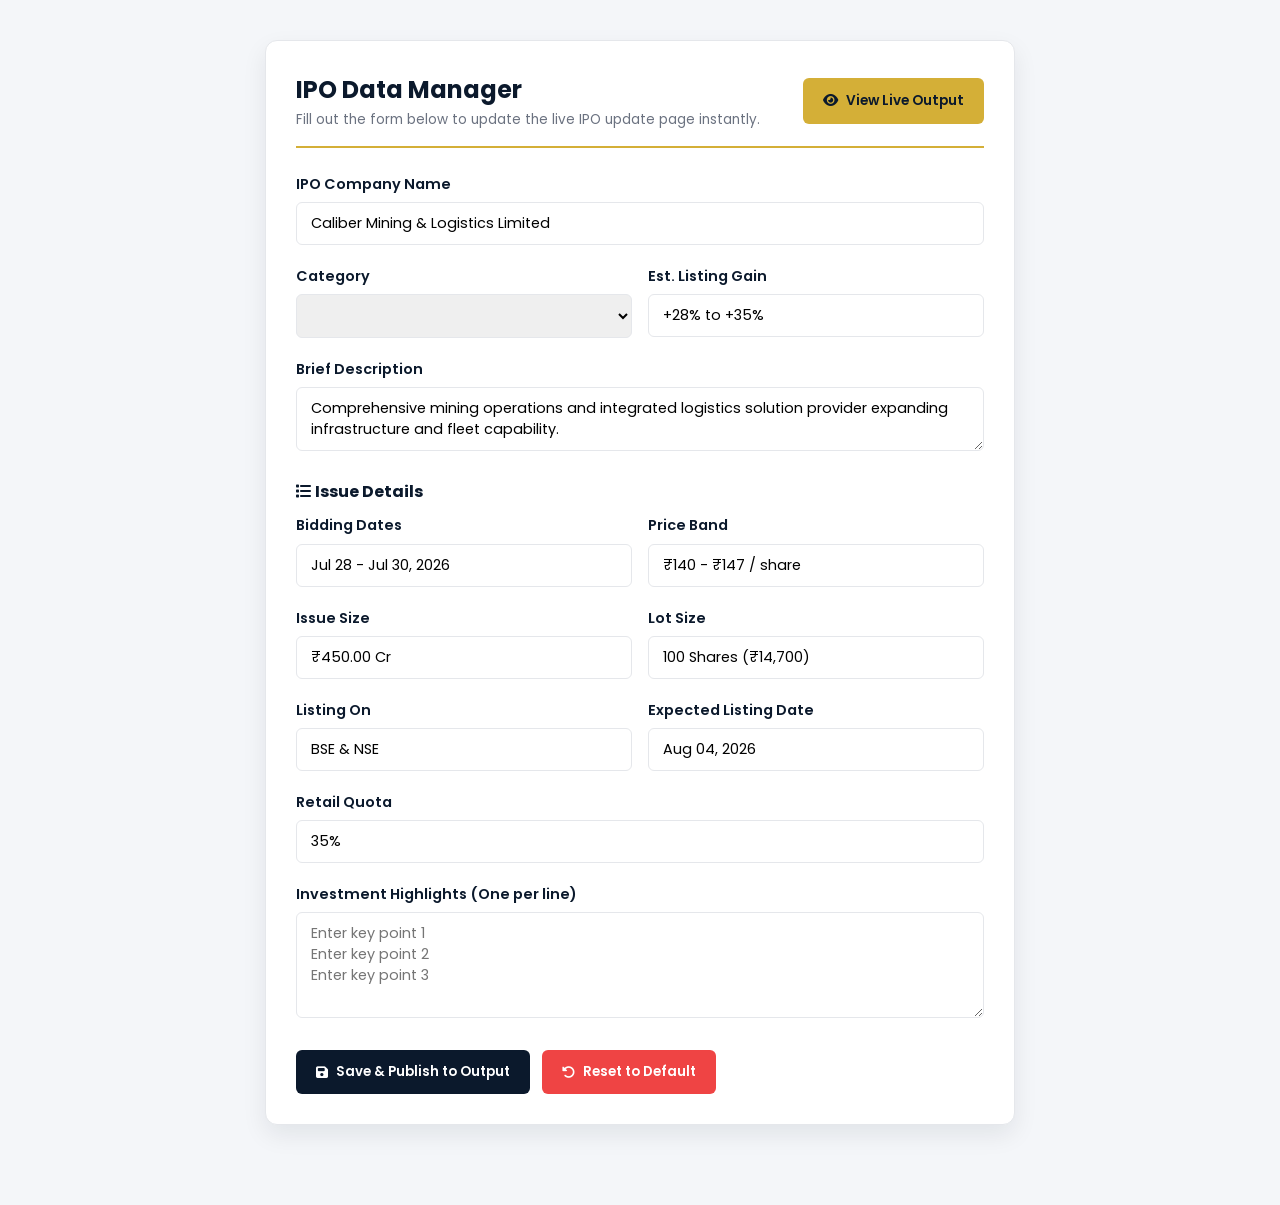
<file: index.html>
<!DOCTYPE html>
<html lang="en">
<head>
  <meta charset="UTF-8">
  <meta name="viewport" content="width=device-width, initial-scale=1.0">
  <title>IPO Data Entry | Admin Panel</title>

  <!-- Google Font: Poppins -->
  <link rel="preconnect" href="https://fonts.googleapis.com">
  <link rel="preconnect" href="https://fonts.gstatic.com" crossorigin>
  <link href="https://fonts.googleapis.com/css2?family=Poppins:wght@300;400;500;600;700&display=swap" rel="stylesheet">

  <!-- Font Awesome Icons -->
  <link rel="stylesheet" href="https://cdnjs.cloudflare.com/ajax/libs/font-awesome/6.4.0/css/all.min.css">

  <!-- Stylesheet -->
  <link rel="stylesheet" href="style.css">
</head>
<body>

  <div class="admin-container">
    <header class="header" style="border-bottom: 2px solid var(--gold-primary); padding-bottom: 15px; margin-bottom: 25px;">
      <div>
        <h1 style="color: var(--navy-primary); font-size: 1.5rem;">IPO Data Manager</h1>
        <p style="font-size: 0.85rem; color: var(--text-muted);">Fill out the form below to update the live IPO update page instantly.</p>
      </div>
      <a href="output.html" class="admin-btn btn-export" style="text-decoration: none; font-size: 0.85rem;">
        <i class="fa-solid fa-eye"></i> View Live Output
      </a>
    </header>

    <form id="ipoEntryForm">
      
      <div class="form-group">
        <label for="ipoName">IPO Company Name</label>
        <input type="text" id="ipoName" placeholder="e.g., Caliber Mining & Logistics Limited" required>
      </div>

      <div class="grid-2">
        <div class="form-group">
          <label for="ipoCategory">Category</label>
          <select id="ipoCategory">
            <option value="Mainboard IPO">Mainboard IPO</option>
            <option value="SME IPO">SME IPO</option>
          </select>
        </div>
        <div class="form-group">
          <label for="estListingGain">Est. Listing Gain</label>
          <input type="text" id="estListingGain" placeholder="e.g., +28% to +35%">
        </div>
      </div>

      <div class="form-group">
        <label for="ipoDescription">Brief Description</label>
        <textarea id="ipoDescription" rows="2" placeholder="Short description of company business..."></textarea>
      </div>

      <h4 style="margin: 20px 0 10px; color: var(--navy-primary);"><i class="fa-solid fa-list"></i> Issue Details</h4>

      <div class="grid-2">
        <div class="form-group">
          <label for="biddingDates">Bidding Dates</label>
          <input type="text" id="biddingDates" placeholder="e.g., Jul 28 - Jul 30, 2026">
        </div>
        <div class="form-group">
          <label for="priceBand">Price Band</label>
          <input type="text" id="priceBand" placeholder="e.g., ₹140 - ₹147 / share">
        </div>
      </div>

      <div class="grid-2">
        <div class="form-group">
          <label for="issueSize">Issue Size</label>
          <input type="text" id="issueSize" placeholder="e.g., ₹450.00 Cr">
        </div>
        <div class="form-group">
          <label for="lotSize">Lot Size</label>
          <input type="text" id="lotSize" placeholder="e.g., 100 Shares (₹14,700)">
        </div>
      </div>

      <div class="grid-2">
        <div class="form-group">
          <label for="listingOn">Listing On</label>
          <input type="text" id="listingOn" placeholder="e.g., BSE & NSE">
        </div>
        <div class="form-group">
          <label for="expectedListing">Expected Listing Date</label>
          <input type="text" id="expectedListing" placeholder="e.g., Aug 04, 2026">
        </div>
      </div>

      <div class="form-group">
        <label for="retailQuota">Retail Quota</label>
        <input type="text" id="retailQuota" placeholder="e.g., 35%">
      </div>

      <div class="form-group">
        <label for="highlights">Investment Highlights (One per line)</label>
        <textarea id="highlights" rows="4" placeholder="Enter key point 1&#10;Enter key point 2&#10;Enter key point 3"></textarea>
      </div>

      <div class="btn-group">
        <button type="submit" class="admin-btn btn-save"><i class="fa-solid fa-floppy-disk"></i> Save & Publish to Output</button>
        <button type="button" id="resetBtn" class="admin-btn btn-reset"><i class="fa-solid fa-rotate-left"></i> Reset to Default</button>
      </div>

    </form>
  </div>

  <script src="script.js"></script>
  <script>
    // Form specific load/save triggers
    document.addEventListener("DOMContentLoaded", () => {
      loadFormValues();

      document.getElementById("ipoEntryForm").addEventListener("submit", (e) => {
        e.preventDefault();
        saveFormValues();
      });

      document.getElementById("resetBtn").addEventListener("click", () => {
        if (confirm("Reset to default sample IPO data?")) {
          localStorage.removeItem("CUSTOM_IPO_DATA");
          alert("Reset complete! Redirecting to output page...");
          window.location.href = "output.html";
        }
      });
    });

    function loadFormValues() {
      const saved = localStorage.getItem("CUSTOM_IPO_DATA");
      const data = saved ? JSON.parse(saved) : DEFAULT_IPO;

      document.getElementById("ipoName").value = data.name || "";
      document.getElementById("ipoCategory").value = data.category || "Mainboard IPO";
      document.getElementById("ipoDescription").value = data.description || "";
      
      const getVal = (label) => {
        const item = data.details.find(d => d.label === label);
        return item ? item.value : "";
      };

      document.getElementById("biddingDates").value = getVal("Bidding Dates");
      document.getElementById("priceBand").value = getVal("Price Band");
      document.getElementById("issueSize").value = getVal("Issue Size");
      document.getElementById("lotSize").value = getVal("Lot Size");
      document.getElementById("listingOn").value = getVal("Listing On");
      document.getElementById("expectedListing").value = getVal("Expected Listing");
      document.getElementById("retailQuota").value = getVal("Retail Quota");
      document.getElementById("estListingGain").value = getVal("Est. Listing Gain");
      
      document.getElementById("highlights").value = (data.highlights || []).join("\n");
    }

    function saveFormValues() {
      const highlightsText = document.getElementById("highlights").value;
      const highlightsArray = highlightsText.split("\n").filter(line => line.trim() !== "");

      const updatedIpo = {
        name: document.getElementById("ipoName").value,
        category: document.getElementById("ipoCategory").value,
        description: document.getElementById("ipoDescription").value,
        details: [
          { label: "Bidding Dates", value: document.getElementById("biddingDates").value },
          { label: "Price Band", value: document.getElementById("priceBand").value },
          { label: "Issue Size", value: document.getElementById("issueSize").value },
          { label: "Lot Size", value: document.getElementById("lotSize").value },
          { label: "Listing On", value: document.getElementById("listingOn").value },
          { label: "Expected Listing", value: document.getElementById("expectedListing").value },
          { label: "Retail Quota", value: document.getElementById("retailQuota").value },
          { label: "Est. Listing Gain", value: document.getElementById("estListingGain").value, isHighlight: true }
        ],
        highlights: highlightsArray
      };

      localStorage.setItem("CUSTOM_IPO_DATA", JSON.stringify(updatedIpo));
      alert("IPO details saved successfully!");
      window.location.href = "output.html";
    }
  </script>
</body>
</html>
</file>
<file: style.css>
/* ==========================================================
   THEME COLORS & VARIABLES
   Color Theme: Navy Blue (#0B192C), Gold (#D4AF37), White (#FFFFFF)
   ========================================================== */
:root {
  --navy-primary: #0B192C;
  --navy-secondary: #1E3E62;
  --navy-light: #2D4356;
  --gold-primary: #D4AF37;
  --gold-hover: #B89628;
  --gold-light: #FFF9E6;
  --bg-color: #F4F6F9;
  --card-bg: #FFFFFF;
  --text-dark: #1F2937;
  --text-muted: #6B7280;
  --border-color: #E5E7EB;
  --success-color: #10B981;
  --shadow-sm: 0 2px 4px rgba(0, 0, 0, 0.05);
  --shadow-md: 0 10px 25px rgba(11, 25, 44, 0.08);
  --radius: 12px;
}

/* Reset & Base Styles */
* {
  margin: 0;
  padding: 0;
  box-sizing: border-box;
}

body {
  font-family: 'Poppins', sans-serif;
  background-color: var(--bg-color);
  color: var(--text-dark);
  line-height: 1.6;
  padding-bottom: 40px;
}

/* Admin / Data Entry Form Styles */
.admin-container {
  max-width: 750px;
  margin: 40px auto;
  background: #ffffff;
  padding: 30px;
  border-radius: var(--radius);
  box-shadow: var(--shadow-md);
  border: 1px solid var(--border-color);
}

.form-group {
  margin-bottom: 20px;
}

.form-group label {
  display: block;
  font-weight: 600;
  margin-bottom: 6px;
  color: var(--navy-primary);
  font-size: 0.9rem;
}

.form-group input, .form-group textarea, .form-group select {
  width: 100%;
  padding: 10px 14px;
  border: 1px solid var(--border-color);
  border-radius: 6px;
  font-family: inherit;
  font-size: 0.9rem;
}

.form-group input:focus, .form-group textarea:focus {
  outline: none;
  border-color: var(--gold-primary);
}

.grid-2 {
  display: grid;
  grid-template-columns: 1fr 1fr;
  gap: 16px;
}

.btn-group {
  display: flex;
  gap: 12px;
  margin-top: 25px;
  flex-wrap: wrap;
}

.admin-btn {
  padding: 12px 20px;
  border: none;
  border-radius: 6px;
  font-weight: 600;
  cursor: pointer;
  font-family: inherit;
  display: inline-flex;
  align-items: center;
  gap: 8px;
}

.btn-save { background: var(--navy-primary); color: #fff; }
.btn-reset { background: #EF4444; color: #fff; }
.btn-export { background: var(--gold-primary); color: var(--navy-primary); }

/* Action Bar Styles */
.action-bar {
  position: sticky;
  top: 0;
  z-index: 1000;
  background: var(--navy-primary);
  padding: 12px 20px;
  box-shadow: 0 4px 10px rgba(0, 0, 0, 0.15);
  margin-bottom: 25px;
}

.action-container {
  max-width: 850px;
  margin: 0 auto;
  display: flex;
  justify-content: center;
  gap: 12px;
  flex-wrap: wrap;
}

.action-btn {
  border: none;
  padding: 10px 18px;
  border-radius: 8px;
  font-family: inherit;
  font-weight: 600;
  font-size: 0.9rem;
  cursor: pointer;
  display: inline-flex;
  align-items: center;
  gap: 8px;
  transition: all 0.25s ease;
}

.btn-primary { background-color: var(--gold-primary); color: var(--navy-primary); }
.btn-primary:hover { background-color: var(--gold-hover); transform: translateY(-2px); }
.btn-secondary { background-color: #FFFFFF; color: var(--navy-primary); }
.btn-secondary:hover { background-color: #E2E8F0; transform: translateY(-2px); }
.btn-whatsapp { background-color: #25D366; color: #FFFFFF; }
.btn-whatsapp:hover { background-color: #1DA851; transform: translateY(-2px); }

/* Page Card Layout */
.page-card {
  max-width: 850px;
  margin: 0 auto;
  background: var(--card-bg);
  border-radius: var(--radius);
  box-shadow: var(--shadow-md);
  padding: 35px;
  border: 1px solid var(--border-color);
}

/* Header & Branding */
.header {
  display: flex;
  justify-content: space-between;
  align-items: center;
  padding-bottom: 20px;
  border-bottom: 2px solid var(--gold-primary);
  margin-bottom: 25px;
}

.brand-info h1 {
  font-size: 1.6rem;
  font-weight: 700;
  color: var(--navy-primary);
  line-height: 1.2;
}

.brand-tagline {
  font-size: 0.88rem;
  color: var(--text-muted);
  font-weight: 500;
}

.badge-live {
  background-color: var(--gold-light);
  color: var(--navy-primary);
  border: 1px solid var(--gold-primary);
  padding: 6px 14px;
  border-radius: 20px;
  font-size: 0.8rem;
  font-weight: 700;
  display: flex;
  align-items: center;
  gap: 8px;
  letter-spacing: 0.5px;
}

.pulse-dot {
  width: 8px;
  height: 8px;
  background-color: #EF4444;
  border-radius: 50%;
  animation: pulse 1.6s infinite;
}

@keyframes pulse {
  0% { transform: scale(0.95); box-shadow: 0 0 0 0 rgba(239, 68, 68, 0.7); }
  70% { transform: scale(1); box-shadow: 0 0 0 6px rgba(239, 68, 68, 0); }
  100% { transform: scale(0.95); box-shadow: 0 0 0 0 rgba(239, 68, 68, 0); }
}

/* IPO Banner */
.ipo-banner {
  background: linear-gradient(135deg, var(--navy-primary), var(--navy-secondary));
  color: #FFFFFF;
  padding: 22px 25px;
  border-radius: 10px;
  margin-bottom: 30px;
}

.ipo-header {
  display: flex;
  justify-content: space-between;
  align-items: center;
  flex-wrap: wrap;
  gap: 10px;
  margin-bottom: 8px;
}

.ipo-header h2 {
  font-size: 1.5rem;
  color: #FFFFFF;
  font-weight: 600;
}

.category-badge {
  background-color: var(--gold-primary);
  color: var(--navy-primary);
  padding: 3px 10px;
  border-radius: 4px;
  font-size: 0.75rem;
  font-weight: 700;
  text-transform: uppercase;
}

.ipo-desc { font-size: 0.9rem; color: #D1D5DB; }

/* Section Common Styling */
.section { margin-bottom: 30px; }
.section-title {
  font-size: 1.15rem;
  color: var(--navy-primary);
  font-weight: 600;
  margin-bottom: 16px;
  display: flex;
  align-items: center;
  gap: 10px;
}
.section-title i { color: var(--gold-primary); }

/* Details Grid */
.details-grid {
  display: grid;
  grid-template-columns: repeat(auto-fit, minmax(220px, 1fr));
  gap: 16px;
}

.detail-card {
  background: var(--bg-color);
  padding: 16px;
  border-radius: 8px;
  border-left: 4px solid var(--gold-primary);
}

.detail-label {
  font-size: 0.78rem;
  color: var(--text-muted);
  text-transform: uppercase;
  font-weight: 600;
}

.detail-value {
  font-size: 1.05rem;
  font-weight: 600;
  color: var(--navy-primary);
  margin-top: 4px;
}

.highlight-val { color: var(--success-color); font-weight: 700; }

/* Highlights List */
.highlights-list {
  list-style: none;
  display: grid;
  grid-template-columns: repeat(auto-fit, minmax(320px, 1fr));
  gap: 10px;
}

.highlights-list li {
  background: #FAFBFD;
  border: 1px solid var(--border-color);
  padding: 12px 16px;
  border-radius: 8px;
  font-size: 0.9rem;
  display: flex;
  align-items: center;
  gap: 10px;
}

.highlights-list li::before {
  content: "✓";
  color: var(--gold-primary);
  font-weight: bold;
}

/* Services Grid */
.services-grid {
  display: grid;
  grid-template-columns: repeat(auto-fit, minmax(220px, 1fr));
  gap: 14px;
}

.service-card {
  background: #FFFFFF;
  border: 1px solid var(--border-color);
  padding: 16px;
  border-radius: 8px;
  text-align: center;
  box-shadow: var(--shadow-sm);
}

.service-card i { font-size: 1.6rem; color: var(--navy-primary); margin-bottom: 10px; }
.service-card h4 { font-size: 0.95rem; color: var(--navy-primary); font-weight: 600; }

/* Call To Action */
.cta-section {
  background: linear-gradient(135deg, var(--gold-light), #FFF);
  border: 1.5px dashed var(--gold-primary);
  border-radius: 10px;
  padding: 24px;
  text-align: center;
  margin-bottom: 30px;
}

.cta-section h3 { color: var(--navy-primary); font-size: 1.2rem; margin-bottom: 6px; }
.cta-section p { font-size: 0.88rem; color: var(--text-muted); margin-bottom: 16px; }

.cta-button {
  display: inline-block;
  background-color: var(--navy-primary);
  color: #FFFFFF;
  padding: 12px 28px;
  border-radius: 6px;
  text-decoration: none;
  font-weight: 600;
  font-size: 0.95rem;
}

/* Contact Grid */
.contact-grid {
  display: grid;
  grid-template-columns: repeat(auto-fit, minmax(200px, 1fr));
  gap: 16px;
  background: var(--bg-color);
  padding: 20px;
  border-radius: 10px;
}

.contact-item { display: flex; align-items: flex-start; gap: 12px; }
.contact-item i { font-size: 1.2rem; color: var(--gold-primary); margin-top: 3px; }
.contact-item strong { display: block; font-size: 0.75rem; color: var(--text-muted); text-transform: uppercase; }
.contact-item span { font-size: 0.88rem; font-weight: 500; color: var(--navy-primary); }

/* Disclaimer & Footer */
.disclaimer-footer {
  margin-top: 25px;
  padding-top: 20px;
  border-top: 1px solid var(--border-color);
  text-align: center;
}

.disclaimer-text { font-size: 0.75rem; color: var(--text-muted); margin-bottom: 10px; }
.copyright { font-size: 0.8rem; font-weight: 600; color: var(--navy-primary); }

/* Print Styles */
@media print {
  .no-export { display: none !important; }
  body { background-color: #FFFFFF; padding: 0; }
  .page-card { box-shadow: none; border: none; padding: 0; max-width: 100%; }
}

@media (max-width: 600px) {
  .grid-2 { grid-template-columns: 1fr; }
  .page-card { padding: 20px 16px; }
  .header { flex-direction: column; align-items: flex-start; gap: 12px; }
  .action-container { flex-direction: column; width: 100%; }
  .action-btn { justify-content: center; width: 100%; }
}
</file>
